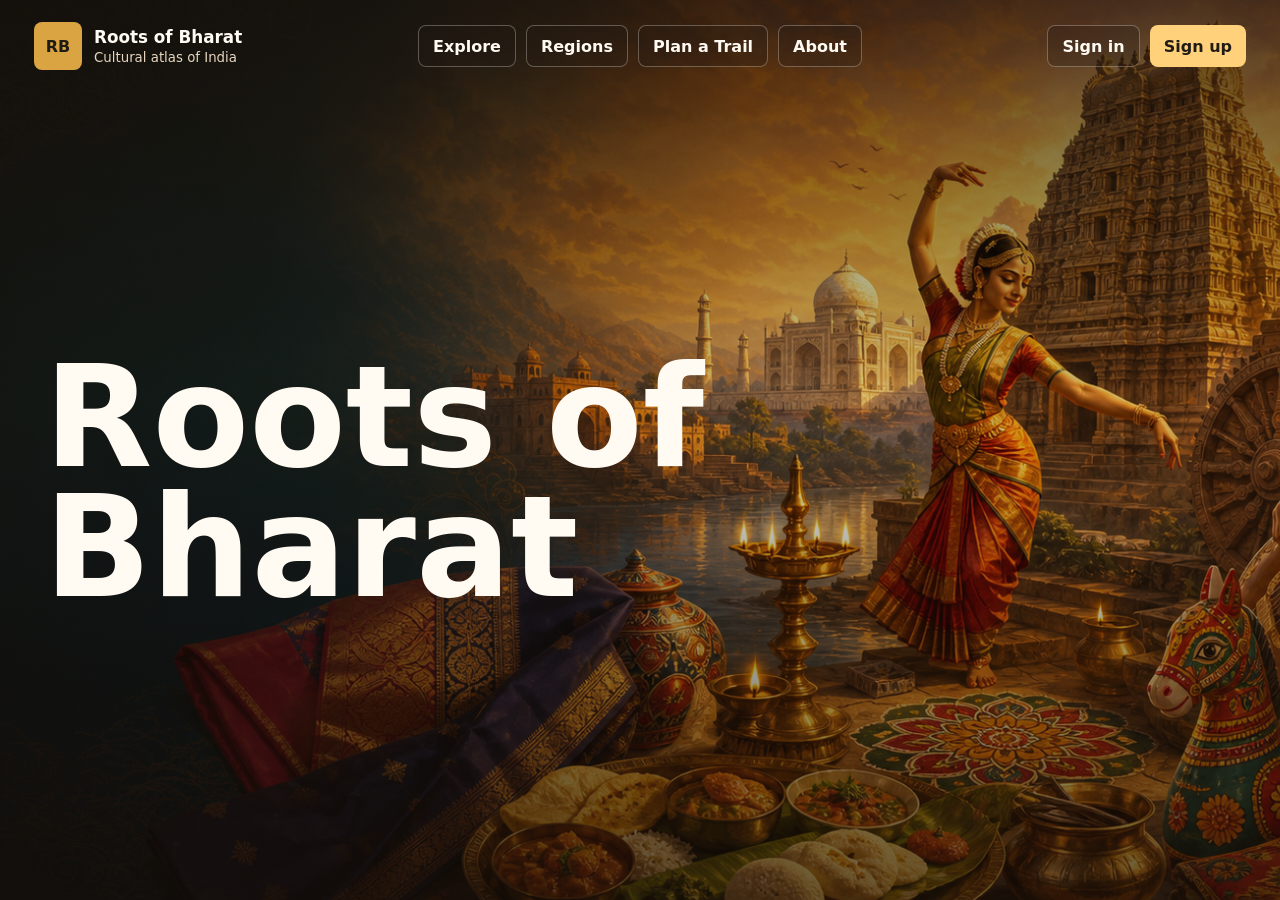
<file: index.html>
<!doctype html>
<html lang="en">
<head>
  <meta charset="utf-8">
  <meta name="viewport" content="width=device-width, initial-scale=1">
  <title>Roots of Bharat</title>
  <link rel="stylesheet" href="styles.css">
</head>
<body>
<main id="top">
  <section class="hero" aria-labelledby="app-title">
    <img src="./assets/roots-of-bharat-hero.png" alt="Illustration of Indian cultural heritage with architecture, dance, food, textiles, and folk art">
    <header class="front-header" aria-label="Roots of Bharat menu">
      <a class="brand" href="index.html" aria-label="Roots of Bharat home">
        <span class="brand-mark">RB</span>
        <span>
          <strong>Roots of Bharat</strong>
          <small>Cultural atlas of India</small>
        </span>
      </a>

      <nav class="front-menu" aria-label="Primary navigation">
        <a href="explore.html">Explore</a>
        <a href="regions.html">Regions</a>
        <a href="plan.html">Plan a Trail</a>
        <a href="about.html">About</a>
      </nav>

      <div class="auth-actions" aria-label="Account actions">
        <a class="signin-button" href="signin.html">Sign in</a>
        <a class="signup-button" href="signup.html">Sign up</a>
      </div>
    </header>

    <div class="hero-overlay">
      <h1 id="app-title">Roots of Bharat</h1>
    </div>
  </section>
</main>
</body>
</html>
</file>
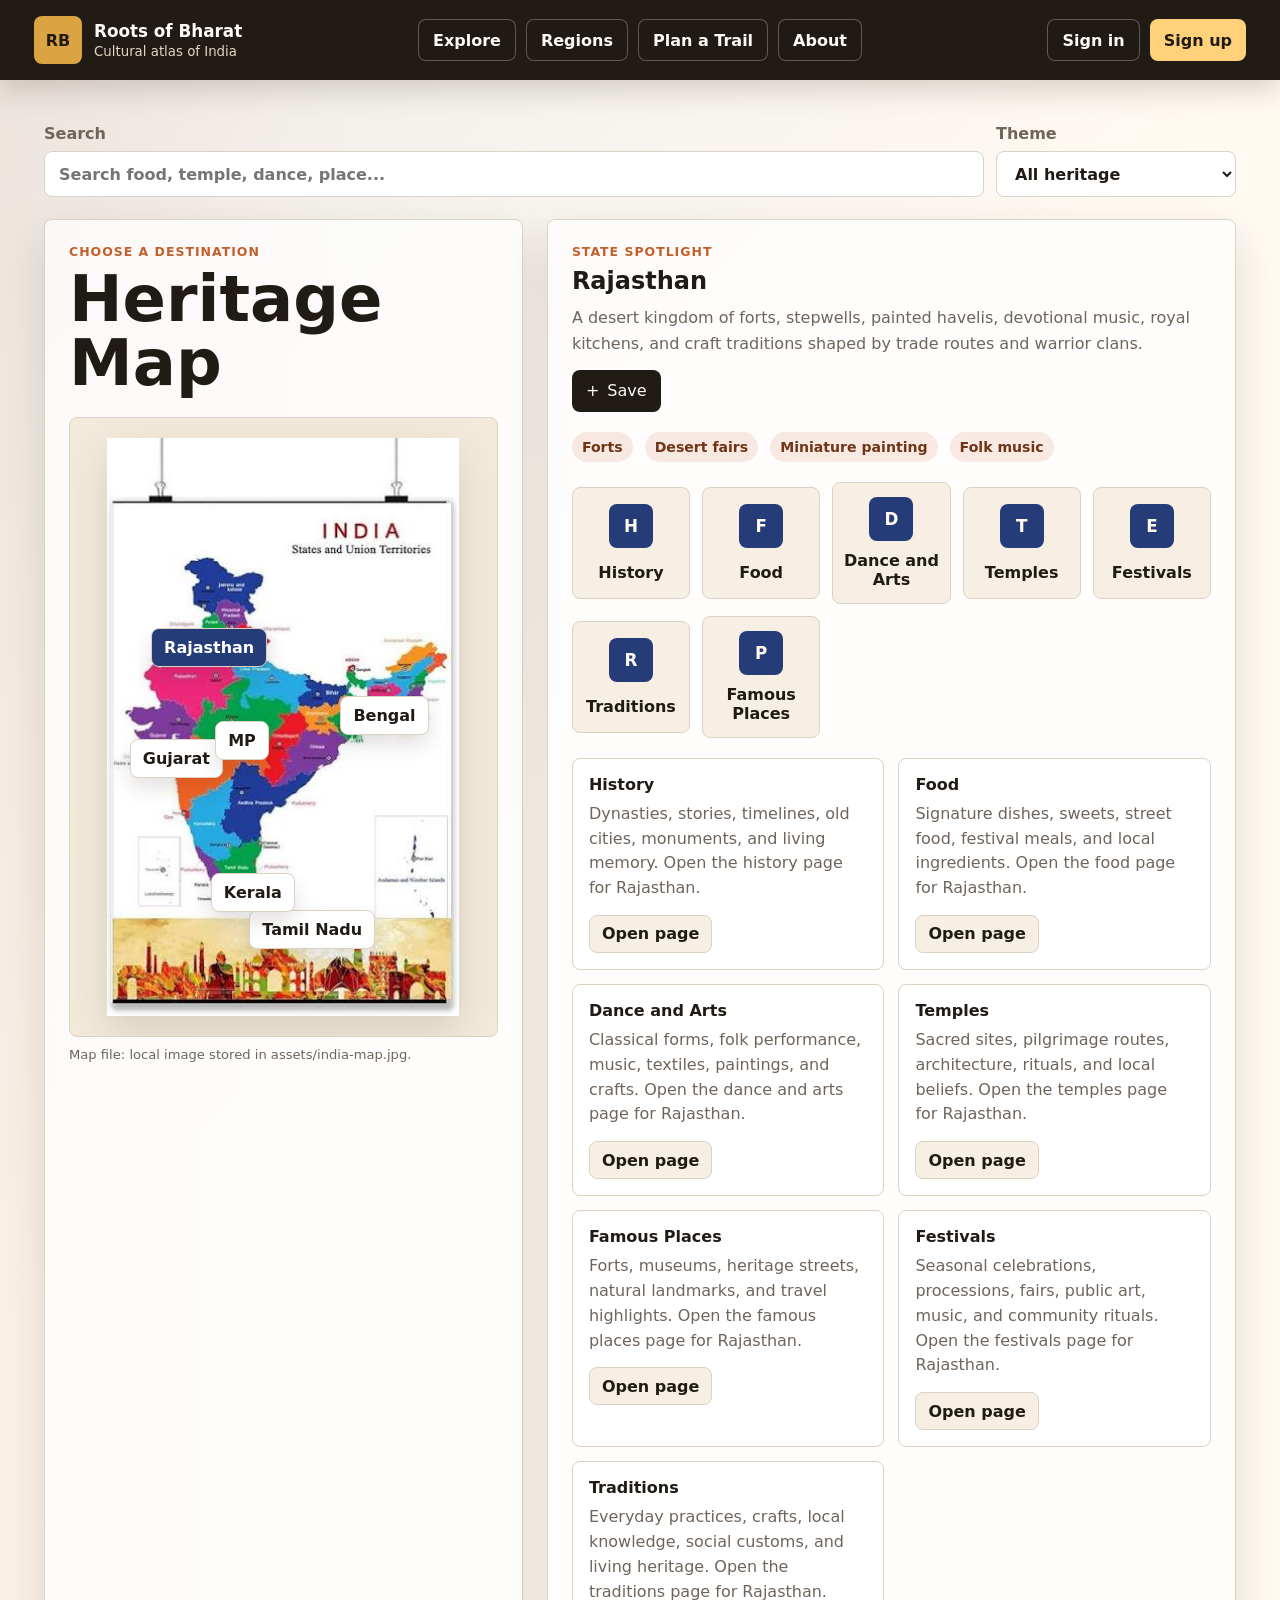
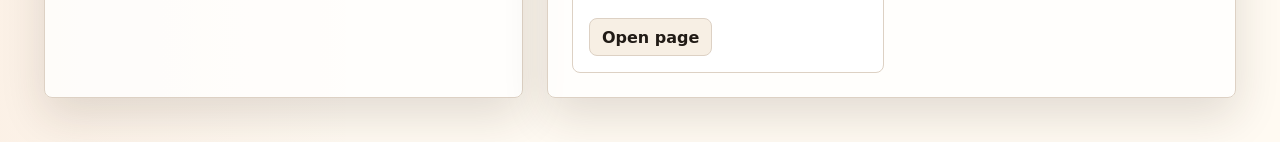
<file: explore.html>
<!doctype html>
<html lang="en">
<head>
  <meta charset="utf-8">
  <meta name="viewport" content="width=device-width, initial-scale=1">
  <title>Explore | Roots of Bharat</title>
  <link rel="stylesheet" href="styles.css">
</head>
<body>
<header class="page-header">
  <a class="brand" href="index.html" aria-label="Roots of Bharat home">
    <span class="brand-mark">RB</span>
    <span>
      <strong>Roots of Bharat</strong>
      <small>Cultural atlas of India</small>
    </span>
  </a>
      <nav class="front-menu" aria-label="Primary navigation">
        <a href="explore.html">Explore</a>
        <a href="regions.html">Regions</a>
        <a href="plan.html">Plan a Trail</a>
        <a href="about.html">About</a>
      </nav>
  <div class="auth-actions">
    <a class="signin-button" href="signin.html">Sign in</a>
    <a class="signup-button" href="signup.html">Sign up</a>
  </div>
</header>

<main>
  <section id="explore" class="workspace page-main" aria-label="Explore Indian heritage">
    <div class="toolbar">
      <label class="search-box">
        <span>Search</span>
        <input id="searchInput" type="search" placeholder="Search food, temple, dance, place..." autocomplete="off">
      </label>

      <label class="select-box">
        <span>Theme</span>
        <select id="themeFilter">
          <option value="all">All heritage</option>
          <option value="history">History</option>
          <option value="food">Food</option>
          <option value="dance">Dance and music</option>
          <option value="temples">Temples</option>
          <option value="places">Famous places</option>
          <option value="festivals">Festivals</option>
          <option value="traditions">Traditions</option>
          <option value="crafts">Crafts</option>
        </select>
      </label>
    </div>

    <div class="explorer-grid">
      <section class="map-panel" aria-labelledby="map-title">
        <div class="section-heading">
          <p class="eyebrow">Choose a destination</p>
          <h1 id="map-title">Heritage Map</h1>
        </div>

        <div class="india-map" role="list" aria-label="Region choices on the India map">
          <img class="india-map-svg" src="./assets/india-map.jpg" alt="Map of India with states and union territories">
          <button class="map-pin north" type="button" data-region="rajasthan" role="listitem"><span>Rajasthan</span></button>
          <button class="map-pin west" type="button" data-region="gujarat" role="listitem"><span>Gujarat</span></button>
          <button class="map-pin central" type="button" data-region="madhya-pradesh" role="listitem"><span>MP</span></button>
          <button class="map-pin east" type="button" data-region="west-bengal" role="listitem"><span>Bengal</span></button>
          <button class="map-pin south" type="button" data-region="tamil-nadu" role="listitem"><span>Tamil Nadu</span></button>
          <button class="map-pin southwest" type="button" data-region="kerala" role="listitem"><span>Kerala</span></button>
        </div>
        <p class="map-credit">Map file: local image stored in assets/india-map.jpg.</p>
      </section>

      <section class="detail-panel" aria-live="polite">
        <div class="detail-top">
          <div>
            <p id="selectedType" class="eyebrow">State spotlight</p>
            <h2 id="regionName">Rajasthan</h2>
            <p id="regionIntro"></p>
          </div>
          <button id="favoriteButton" class="icon-action" type="button" aria-pressed="false">
            <span class="star" aria-hidden="true">+</span>
            <span>Save</span>
          </button>
        </div>

        <div id="tags" class="tag-row" aria-label="Highlights"></div>

        <div class="category-launcher" aria-label="Open heritage dashboards">
          <button type="button" class="category-tile" data-dashboard-tab="history"><span class="tile-icon">H</span><span>History</span></button>
          <button type="button" class="category-tile" data-dashboard-tab="food"><span class="tile-icon">F</span><span>Food</span></button>
          <button type="button" class="category-tile" data-dashboard-tab="arts"><span class="tile-icon">D</span><span>Dance and Arts</span></button>
          <button type="button" class="category-tile" data-dashboard-tab="temples"><span class="tile-icon">T</span><span>Temples</span></button>
          <button type="button" class="category-tile" data-dashboard-tab="festivals"><span class="tile-icon">E</span><span>Festivals</span></button>
          <button type="button" class="category-tile" data-dashboard-tab="traditions"><span class="tile-icon">R</span><span>Traditions</span></button>
          <button type="button" class="category-tile" data-dashboard-tab="places"><span class="tile-icon">P</span><span>Famous Places</span></button>
        </div>

        <div id="tabContent" class="tab-content"></div>
      </section>
    </div>
  </section>

  <section id="dashboard" class="dashboard-view" hidden aria-live="polite">
    <div class="dashboard-hero">
      <button id="backToExplore" class="back-action" type="button">Back to explore</button>
      <p id="dashboardType" class="eyebrow">Dashboard</p>
      <h2 id="dashboardTitle">Rajasthan History Dashboard</h2>
      <p id="dashboardIntro"></p>
    </div>

    <div class="dashboard-grid">
      <section class="dashboard-panel large-panel" aria-labelledby="dashboardHighlightsTitle">
        <div class="panel-heading">
          <span id="dashboardIcon" class="dashboard-icon">H</span>
          <div>
            <p class="eyebrow">Deep dive</p>
            <h3 id="dashboardHighlightsTitle">Highlights</h3>
          </div>
        </div>
        <div id="dashboardItems" class="dashboard-items"></div>
      </section>

      <aside class="dashboard-panel" aria-labelledby="dashboardSummaryTitle">
        <p class="eyebrow">Snapshot</p>
        <h3 id="dashboardSummaryTitle">What to notice</h3>
        <dl id="dashboardStats" class="dashboard-stats"></dl>
      </aside>
    </div>
  </section>
</main>

<script src="script.js"></script>
</body>
</html>
</file>
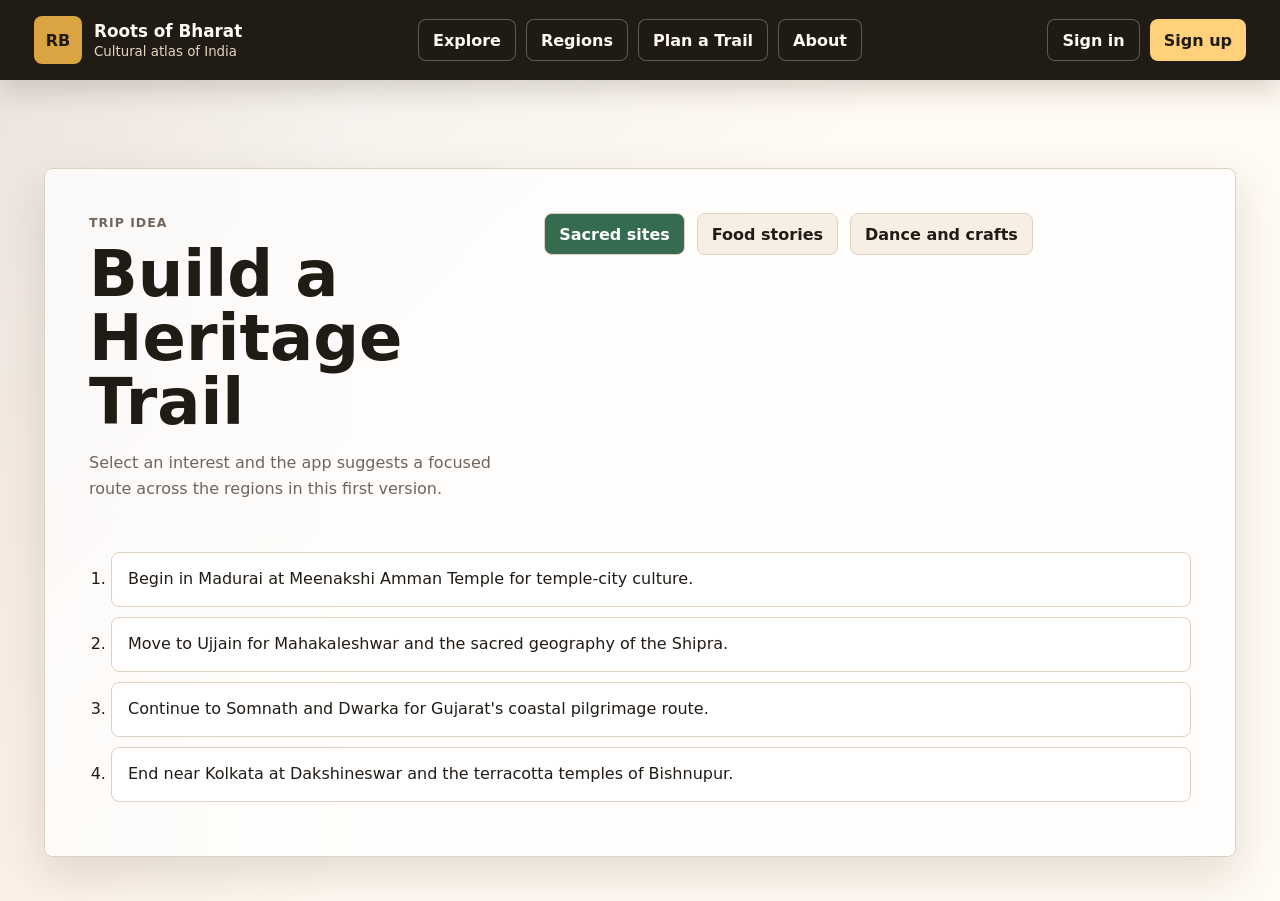
<file: plan.html>
<!doctype html>
<html lang="en">
<head>
  <meta charset="utf-8">
  <meta name="viewport" content="width=device-width, initial-scale=1">
  <title>Plan a Trail | Roots of Bharat</title>
  <link rel="stylesheet" href="styles.css">
</head>
<body>
<header class="page-header">
  <a class="brand" href="index.html" aria-label="Roots of Bharat home">
    <span class="brand-mark">RB</span>
    <span>
      <strong>Roots of Bharat</strong>
      <small>Cultural atlas of India</small>
    </span>
  </a>
  <nav class="front-menu" aria-label="Primary navigation">
    <a href="explore.html">Explore</a>
    <a href="regions.html">Regions</a>
    <a href="plan.html">Plan a Trail</a>
    <a href="about.html">About</a>
  </nav>
  <div class="auth-actions">
    <a class="signin-button" href="signin.html">Sign in</a>
    <a class="signup-button" href="signup.html">Sign up</a>
  </div>
</header>

<main class="page-main">
  <section id="plan" class="trail-builder" aria-labelledby="trail-title">
    <div>
      <p class="eyebrow">Trip idea</p>
      <h1 id="trail-title">Build a Heritage Trail</h1>
      <p>Select an interest and the app suggests a focused route across the regions in this first version.</p>
    </div>
    <div class="trail-controls">
      <button type="button" class="trail-choice active" data-trail="sacred">Sacred sites</button>
      <button type="button" class="trail-choice" data-trail="food">Food stories</button>
      <button type="button" class="trail-choice" data-trail="arts">Dance and crafts</button>
    </div>
    <ol id="trailList" class="trail-list"></ol>
  </section>
</main>

<script src="script.js"></script>
</body>
</html>
</file>
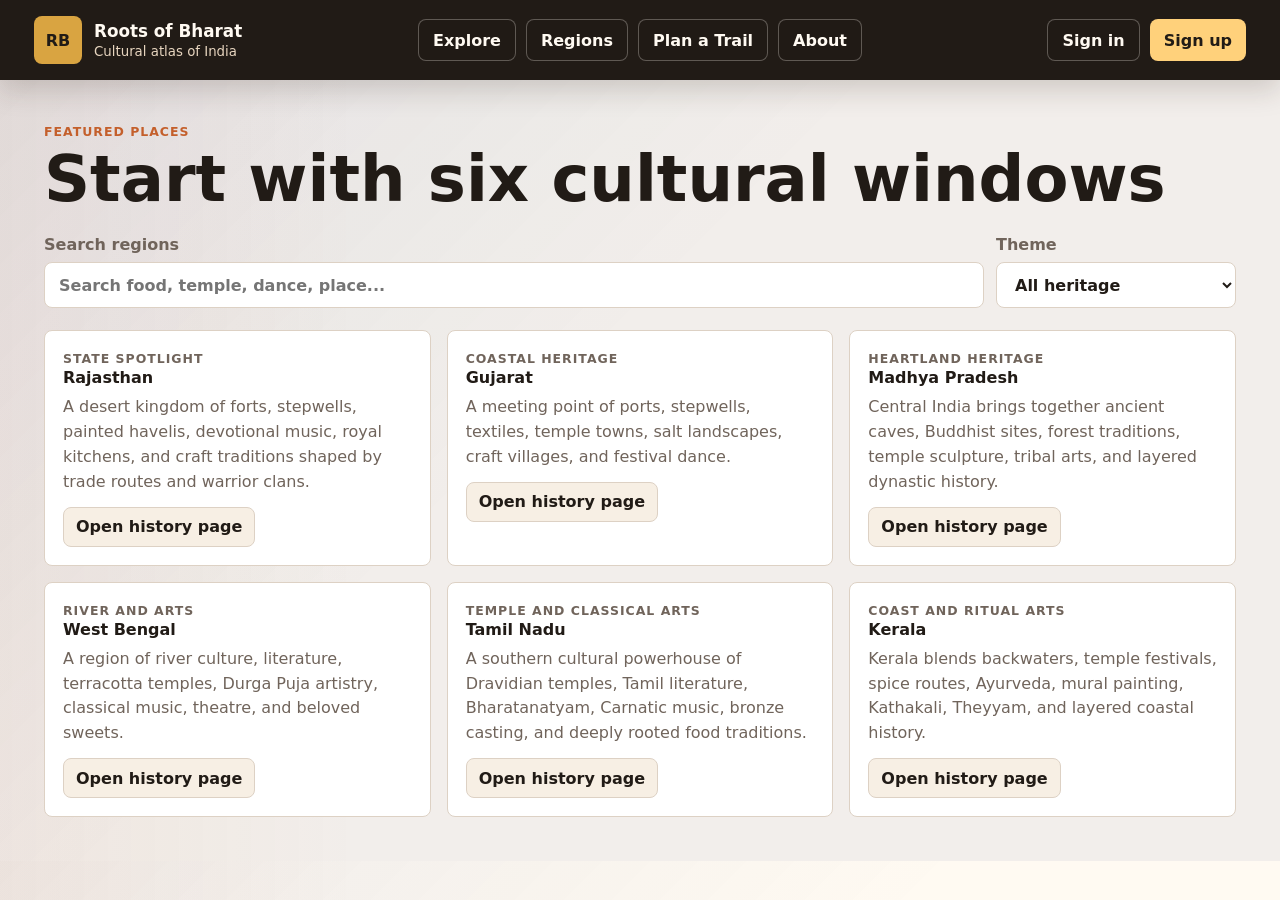
<file: regions.html>
<!doctype html>
<html lang="en">
<head>
  <meta charset="utf-8">
  <meta name="viewport" content="width=device-width, initial-scale=1">
  <title>Regions | Roots of Bharat</title>
  <link rel="stylesheet" href="styles.css">
</head>
<body>
<header class="page-header">
  <a class="brand" href="index.html" aria-label="Roots of Bharat home">
    <span class="brand-mark">RB</span>
    <span>
      <strong>Roots of Bharat</strong>
      <small>Cultural atlas of India</small>
    </span>
  </a>
  <nav class="front-menu" aria-label="Primary navigation">
    <a href="explore.html">Explore</a>
    <a href="regions.html">Regions</a>
    <a href="plan.html">Plan a Trail</a>
    <a href="about.html">About</a>
  </nav>
  <div class="auth-actions">
    <a class="signin-button" href="signin.html">Sign in</a>
    <a class="signup-button" href="signup.html">Sign up</a>
  </div>
</header>

<main>
  <section id="regions" class="region-band page-main" aria-labelledby="regions-title">
    <div class="section-heading">
      <p class="eyebrow">Featured places</p>
      <h1 id="regions-title">Start with six cultural windows</h1>
    </div>
    <div class="toolbar compact-toolbar">
      <label class="search-box">
        <span>Search regions</span>
        <input id="searchInput" type="search" placeholder="Search food, temple, dance, place..." autocomplete="off">
      </label>
      <label class="select-box">
        <span>Theme</span>
        <select id="themeFilter">
          <option value="all">All heritage</option>
          <option value="history">History</option>
          <option value="food">Food</option>
          <option value="dance">Dance and music</option>
          <option value="temples">Temples</option>
          <option value="places">Famous places</option>
          <option value="festivals">Festivals</option>
          <option value="traditions">Traditions</option>
          <option value="crafts">Crafts</option>
        </select>
      </label>
    </div>
    <div id="regionCards" class="region-cards"></div>
  </section>

  <section id="dashboard" class="dashboard-view" hidden aria-live="polite">
    <div class="dashboard-hero">
      <button id="backToExplore" class="back-action" type="button">Back to regions</button>
      <p id="dashboardType" class="eyebrow">Dashboard</p>
      <h2 id="dashboardTitle">Region Dashboard</h2>
      <p id="dashboardIntro"></p>
    </div>
    <div class="dashboard-grid">
      <section class="dashboard-panel large-panel" aria-labelledby="dashboardHighlightsTitle">
        <div class="panel-heading">
          <span id="dashboardIcon" class="dashboard-icon">H</span>
          <div>
            <p class="eyebrow">Deep dive</p>
            <h3 id="dashboardHighlightsTitle">Highlights</h3>
          </div>
        </div>
        <div id="dashboardItems" class="dashboard-items"></div>
      </section>
      <aside class="dashboard-panel" aria-labelledby="dashboardSummaryTitle">
        <p class="eyebrow">Snapshot</p>
        <h3 id="dashboardSummaryTitle">What to notice</h3>
        <dl id="dashboardStats" class="dashboard-stats"></dl>
      </aside>
    </div>
  </section>
</main>

<script src="script.js"></script>
</body>
</html>
</file>
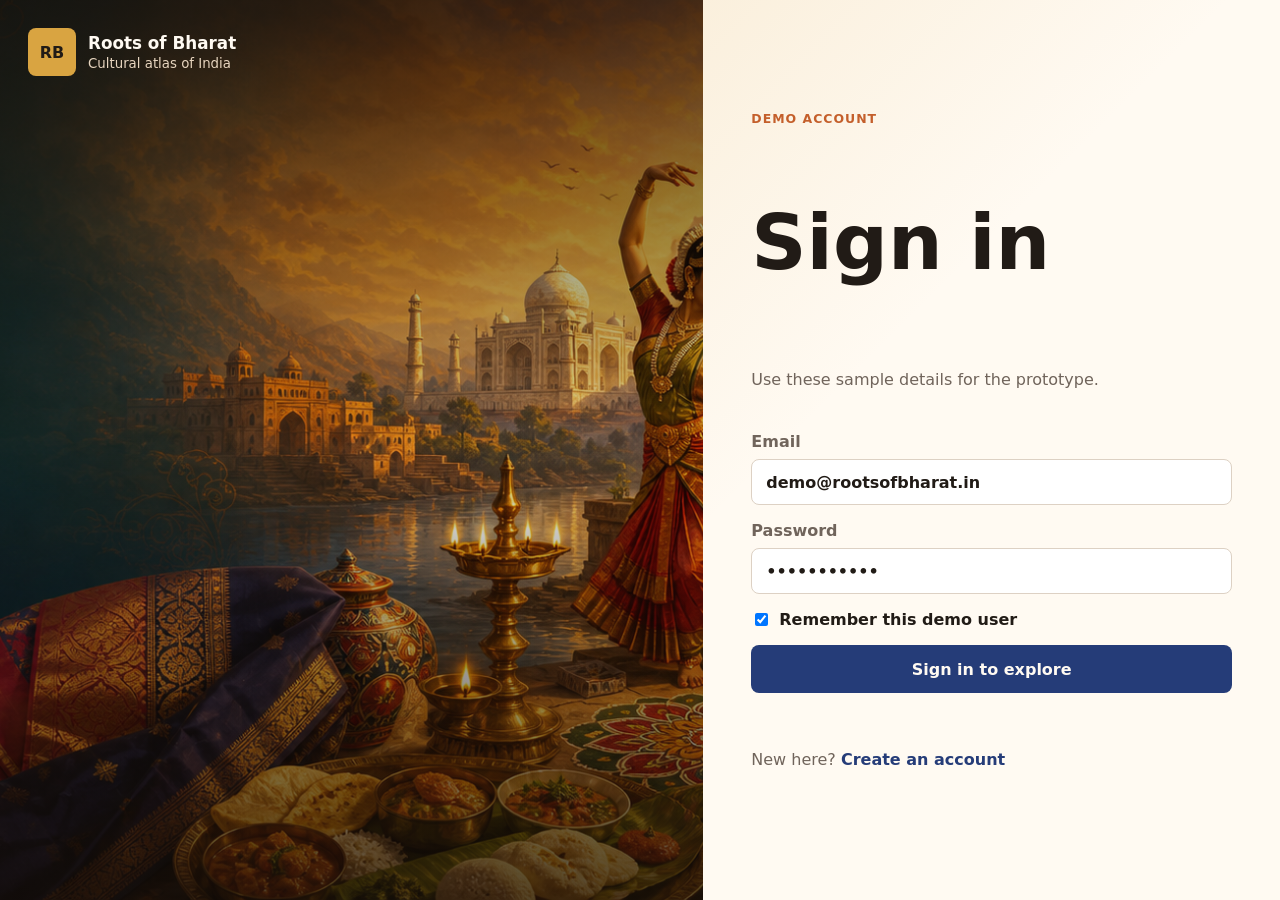
<file: signin.html>
<!doctype html>
<html lang="en">
<head>
  <meta charset="utf-8">
  <meta name="viewport" content="width=device-width, initial-scale=1">
  <title>Sign in | Roots of Bharat</title>
  <link rel="stylesheet" href="styles.css">
</head>
<body>
<main class="auth-page">
  <section class="auth-art" aria-label="Roots of Bharat welcome">
    <img src="./assets/roots-of-bharat-hero.png" alt="Indian heritage illustration">
    <a class="brand auth-brand" href="index.html">
      <span class="brand-mark">RB</span>
      <span>
        <strong>Roots of Bharat</strong>
        <small>Cultural atlas of India</small>
      </span>
    </a>
  </section>

  <section class="auth-panel" aria-labelledby="signin-title">
    <p class="eyebrow">Demo account</p>
    <h1 id="signin-title">Sign in</h1>
    <p class="auth-note">Use these sample details for the prototype.</p>

    <form class="auth-form" id="signinForm">
      <label>
        <span>Email</span>
        <input name="email" type="email" value="demo@rootsofbharat.in" autocomplete="email" required>
      </label>
      <label>
        <span>Password</span>
        <input name="password" type="password" value="heritage123" autocomplete="current-password" required>
      </label>
      <label class="remember-row">
        <input name="remember" type="checkbox" checked>
        <span>Remember this demo user</span>
      </label>
      <button class="form-submit" type="submit">Sign in to explore</button>
      <p class="auth-message" id="authMessage" role="status"></p>
    </form>

    <p class="auth-switch">New here? <a href="signup.html">Create an account</a></p>
  </section>
</main>
<script src="script.js"></script>
</body>
</html>
</file>
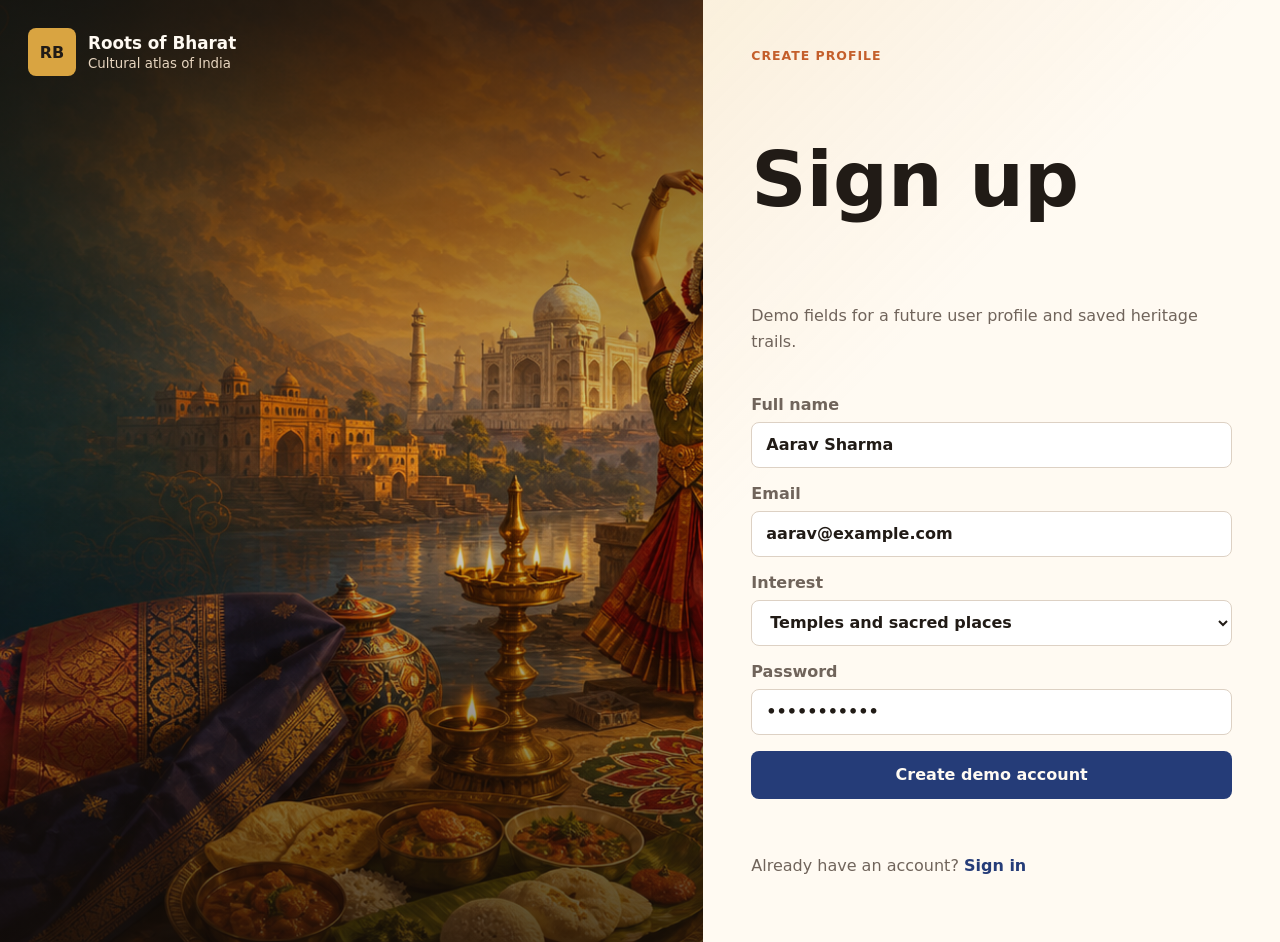
<file: signup.html>
<!doctype html>
<html lang="en">
<head>
  <meta charset="utf-8">
  <meta name="viewport" content="width=device-width, initial-scale=1">
  <title>Sign up | Roots of Bharat</title>
  <link rel="stylesheet" href="styles.css">
</head>
<body>
<main class="auth-page">
  <section class="auth-art" aria-label="Roots of Bharat welcome">
    <img src="./assets/roots-of-bharat-hero.png" alt="Indian heritage illustration">
    <a class="brand auth-brand" href="index.html">
      <span class="brand-mark">RB</span>
      <span>
        <strong>Roots of Bharat</strong>
        <small>Cultural atlas of India</small>
      </span>
    </a>
  </section>

  <section class="auth-panel" aria-labelledby="signup-title">
    <p class="eyebrow">Create profile</p>
    <h1 id="signup-title">Sign up</h1>
    <p class="auth-note">Demo fields for a future user profile and saved heritage trails.</p>

    <form class="auth-form" id="signupForm">
      <label>
        <span>Full name</span>
        <input name="name" type="text" value="Aarav Sharma" autocomplete="name" required>
      </label>
      <label>
        <span>Email</span>
        <input name="email" type="email" value="aarav@example.com" autocomplete="email" required>
      </label>
      <label>
        <span>Interest</span>
        <select name="interest">
          <option>Temples and sacred places</option>
          <option>Food heritage</option>
          <option>Dance, music, and crafts</option>
          <option>History and monuments</option>
        </select>
      </label>
      <label>
        <span>Password</span>
        <input name="password" type="password" value="heritage123" autocomplete="new-password" required>
      </label>
      <button class="form-submit" type="submit">Create demo account</button>
      <p class="auth-message" id="authMessage" role="status"></p>
    </form>

    <p class="auth-switch">Already have an account? <a href="signin.html">Sign in</a></p>
  </section>
</main>
<script src="script.js"></script>
</body>
</html>
</file>
<file: styles.css>
:root {
  color-scheme: light;
  --ink: #211b16;
  --muted: #70645b;
  --line: #ddd1c4;
  --paper: #fffaf2;
  --surface: #ffffff;
  --saffron: #c45f2b;
  --indigo: #253c78;
  --green: #356b4f;
  --rose: #9b3156;
  --gold: #d9a441;
  --shadow: 0 18px 45px rgba(49, 34, 22, 0.14);
}

* {
  box-sizing: border-box;
}

html {
  scroll-behavior: smooth;
}

body {
  margin: 0;
  font-family: Inter, ui-sans-serif, system-ui, -apple-system, BlinkMacSystemFont, "Segoe UI", sans-serif;
  color: var(--ink);
  background:
    linear-gradient(90deg, rgba(196, 95, 43, 0.06), transparent 28%),
    linear-gradient(135deg, rgba(37, 60, 120, 0.08), transparent 45%),
    var(--paper);
}

button,
input,
select {
  font: inherit;
}

a {
  color: inherit;
  text-decoration: none;
}

.app-shell {
  min-height: 100vh;
}

.brand {
  display: flex;
  align-items: center;
  gap: 12px;
  color: #fffaf2;
}

.brand-mark {
  display: grid;
  place-items: center;
  width: 48px;
  height: 48px;
  border-radius: 8px;
  background: var(--gold);
  color: #211b16;
  font-weight: 800;
}

.brand strong {
  display: block;
  font-size: 1.05rem;
}

.brand small {
  color: #e7d5bf;
}

.section-heading h2,
.detail-top h2,
.trail-builder h2 {
  margin: 0;
  letter-spacing: 0;
}

main {
  min-width: 0;
}

.hero {
  position: relative;
  min-height: 100vh;
  overflow: hidden;
  display: grid;
  align-items: center;
  background:
    linear-gradient(135deg, rgba(196, 95, 43, 0.34), rgba(37, 60, 120, 0.32)),
    #211b16;
}

.hero img {
  position: absolute;
  inset: 0;
  width: 100%;
  height: 100%;
  object-fit: cover;
}

.hero::after {
  content: "";
  position: absolute;
  inset: 0;
  background:
    linear-gradient(180deg, rgba(20, 13, 8, 0.7), rgba(20, 13, 8, 0.16) 45%, rgba(20, 13, 8, 0.64)),
    linear-gradient(90deg, rgba(20, 13, 8, 0.62), transparent 58%);
}

.front-header {
  position: absolute;
  top: 0;
  left: 0;
  right: 0;
  z-index: 2;
  display: grid;
  grid-template-columns: minmax(210px, 1fr) auto minmax(210px, 1fr);
  align-items: center;
  gap: 20px;
  padding: 22px 34px;
}

.page-header {
  position: sticky;
  top: 0;
  z-index: 5;
  display: grid;
  grid-template-columns: minmax(210px, 1fr) auto minmax(210px, 1fr);
  align-items: center;
  gap: 20px;
  padding: 16px 34px;
  background: #211b16;
  box-shadow: 0 10px 28px rgba(49, 34, 22, 0.18);
}

.front-menu,
.auth-actions {
  display: flex;
  flex-wrap: wrap;
  align-items: center;
  gap: 10px;
}

.front-menu {
  justify-content: center;
}

.auth-actions {
  justify-content: flex-end;
}

.front-menu a,
.signin-button,
.signup-button {
  min-height: 42px;
  display: inline-flex;
  align-items: center;
  justify-content: center;
  padding: 0 14px;
  border-radius: 8px;
  color: #fffaf2;
  font-weight: 800;
}

.front-menu a,
.signin-button {
  border: 1px solid rgba(255, 250, 242, 0.28);
  background: rgba(33, 27, 22, 0.28);
}

.signup-button {
  border: 0;
  background: #ffd17b;
  color: #211b16;
  cursor: pointer;
}

.signin-button {
  cursor: pointer;
}

.front-menu a:hover,
.front-menu a:focus-visible,
.signin-button:hover,
.signin-button:focus-visible {
  background: rgba(255, 250, 242, 0.15);
}

.hero-overlay {
  position: relative;
  z-index: 1;
  width: min(920px, calc(100% - 40px));
  padding: 130px 44px 64px;
  color: #fffaf2;
}

.page-main {
  padding-top: 44px;
}

.eyebrow {
  margin: 0 0 8px;
  text-transform: uppercase;
  font-size: 0.78rem;
  font-weight: 700;
  letter-spacing: 0.08em;
  color: var(--saffron);
}

.hero .eyebrow {
  color: #ffd17b;
}

.hero h1 {
  margin: 0;
  font-size: clamp(4rem, 11vw, 9.5rem);
  line-height: 0.92;
  letter-spacing: 0;
}

.section-heading h1,
.trail-builder h1 {
  margin: 0;
  font-size: clamp(2.2rem, 5vw, 4.4rem);
  line-height: 1;
  letter-spacing: 0;
}

.hero-overlay p:not(.eyebrow) {
  max-width: 650px;
  margin: 22px 0 0;
  font-size: 1.15rem;
  line-height: 1.65;
}

.hero-actions,
.toolbar,
.detail-top,
.category-launcher,
.trail-controls,
.tag-row,
.panel-heading {
  display: flex;
  flex-wrap: wrap;
  gap: 12px;
  align-items: center;
}

.hero-actions {
  margin-top: 28px;
}

.primary-action,
.secondary-action,
.icon-action,
.category-tile,
.back-action,
.trail-choice,
.map-pin {
  border: 0;
  border-radius: 8px;
  cursor: pointer;
}

.primary-action,
.secondary-action {
  display: inline-flex;
  align-items: center;
  justify-content: center;
  min-height: 46px;
  padding: 0 18px;
  font-weight: 700;
}

.primary-action {
  background: #ffd17b;
  color: #211b16;
}

.secondary-action {
  background: rgba(255, 250, 242, 0.14);
  color: #fffaf2;
  border: 1px solid rgba(255, 250, 242, 0.32);
}

.workspace,
.region-band,
.trail-builder {
  padding: 44px;
}

.compact-toolbar {
  margin-top: 24px;
}

.toolbar {
  justify-content: space-between;
  margin-bottom: 22px;
}

.search-box,
.select-box {
  display: grid;
  gap: 8px;
  color: var(--muted);
  font-weight: 700;
}

.search-box {
  flex: 1 1 360px;
}

.select-box {
  flex: 0 1 240px;
}

input,
select {
  width: 100%;
  min-height: 46px;
  padding: 0 14px;
  border: 1px solid var(--line);
  border-radius: 8px;
  background: var(--surface);
  color: var(--ink);
}

.explorer-grid {
  display: grid;
  grid-template-columns: minmax(280px, 0.82fr) minmax(360px, 1.18fr);
  gap: 24px;
}

.map-panel,
.detail-panel,
.trail-builder {
  background: rgba(255, 255, 255, 0.76);
  border: 1px solid var(--line);
  border-radius: 8px;
  box-shadow: var(--shadow);
}

.map-panel,
.detail-panel {
  padding: 24px;
}

.india-map {
  position: relative;
  min-height: 620px;
  margin-top: 22px;
  border-radius: 8px;
  background: #f3eadc;
  border: 1px solid var(--line);
  overflow: hidden;
}

.india-map-svg {
  position: absolute;
  inset: 20px;
  width: calc(100% - 40px);
  height: calc(100% - 40px);
  object-fit: contain;
  filter: drop-shadow(0 16px 20px rgba(49, 34, 22, 0.14));
}

.map-pin {
  position: absolute;
  z-index: 1;
  padding: 9px 12px;
  background: var(--surface);
  color: var(--ink);
  border: 1px solid var(--line);
  box-shadow: 0 10px 20px rgba(49, 34, 22, 0.13);
  font-weight: 800;
}

.map-pin.active {
  background: var(--indigo);
  color: #fff;
}

.north {
  left: 19%;
  top: 34%;
}

.west {
  left: 14%;
  top: 52%;
}

.central {
  left: 34%;
  top: 49%;
}

.east {
  right: 16%;
  top: 45%;
}

.south {
  left: 42%;
  bottom: 14%;
}

.southwest {
  left: 33%;
  bottom: 20%;
}

.map-credit {
  margin: 10px 0 0;
  color: var(--muted);
  font-size: 0.82rem;
}

.detail-top {
  justify-content: space-between;
  align-items: flex-start;
}

#regionIntro {
  max-width: 760px;
  margin: 10px 0 0;
  color: var(--muted);
  line-height: 1.65;
}

.icon-action {
  display: inline-flex;
  align-items: center;
  gap: 8px;
  min-height: 42px;
  padding: 0 14px;
  background: var(--ink);
  color: #fffaf2;
}

.icon-action[aria-pressed="true"] .star {
  color: #ffd17b;
}

.tag-row {
  margin: 20px 0;
}

.tag {
  display: inline-flex;
  align-items: center;
  min-height: 30px;
  padding: 0 10px;
  border-radius: 999px;
  background: rgba(196, 95, 43, 0.12);
  color: #703516;
  font-weight: 700;
  font-size: 0.88rem;
}

.category-launcher {
  display: grid;
  grid-template-columns: repeat(5, minmax(92px, 1fr));
  margin-bottom: 20px;
}

.category-tile {
  min-height: 112px;
  padding: 14px 10px;
  display: grid;
  place-items: center;
  gap: 10px;
  text-align: center;
  background: #f7efe4;
  color: var(--ink);
  border: 1px solid var(--line);
  font-weight: 800;
}

.category-tile:hover,
.category-tile:focus-visible,
.region-card button:hover,
.region-card button:focus-visible,
.trail-choice:hover,
.trail-choice:focus-visible {
  outline: 3px solid rgba(217, 164, 65, 0.42);
  outline-offset: 2px;
}

.tile-icon,
.dashboard-icon {
  display: grid;
  place-items: center;
  border-radius: 8px;
  background: var(--indigo);
  color: #fffaf2;
  font-weight: 900;
}

.tile-icon {
  width: 44px;
  height: 44px;
  font-size: 1.05rem;
}

.tab-content {
  display: grid;
  gap: 14px;
}

.info-list {
  display: grid;
  grid-template-columns: repeat(2, minmax(0, 1fr));
  gap: 14px;
  margin: 0;
  padding: 0;
  list-style: none;
}

.info-card,
.region-card,
.trail-list li {
  border: 1px solid var(--line);
  border-radius: 8px;
  background: var(--surface);
}

.info-card {
  padding: 16px;
}

.mini-open {
  min-height: 38px;
  margin-top: 14px;
  padding: 0 12px;
  border: 1px solid var(--line);
  border-radius: 8px;
  background: #f7efe4;
  color: var(--ink);
  font-weight: 800;
  cursor: pointer;
}

.mini-open:hover,
.mini-open:focus-visible {
  outline: 3px solid rgba(217, 164, 65, 0.42);
  outline-offset: 2px;
}

.info-card h3,
.region-card h3 {
  margin: 0 0 8px;
  font-size: 1rem;
  letter-spacing: 0;
}

.info-card p,
.region-card p {
  margin: 0;
  color: var(--muted);
  line-height: 1.55;
}

.region-band {
  background: rgba(37, 60, 120, 0.06);
}

.dashboard-view {
  padding: 44px;
  background:
    linear-gradient(135deg, rgba(217, 164, 65, 0.18), transparent 38%),
    rgba(53, 107, 79, 0.08);
}

.dashboard-view[hidden] {
  display: none;
}

.dashboard-hero {
  padding: 28px;
  border-radius: 8px;
  color: #fffaf2;
  background:
    linear-gradient(90deg, rgba(33, 27, 22, 0.92), rgba(37, 60, 120, 0.76)),
    url("./assets/roots-of-bharat-hero.png") center / cover;
  box-shadow: var(--shadow);
}

.dashboard-hero h2 {
  margin: 8px 0 0;
  font-size: clamp(2rem, 5vw, 4.6rem);
  line-height: 1;
  letter-spacing: 0;
}

.dashboard-hero p:not(.eyebrow) {
  max-width: 760px;
  margin: 14px 0 0;
  color: #f4e6d8;
  line-height: 1.65;
}

.back-action {
  min-height: 42px;
  margin-bottom: 24px;
  padding: 0 14px;
  background: #ffd17b;
  color: #211b16;
  font-weight: 800;
}

.dashboard-grid {
  display: grid;
  grid-template-columns: minmax(0, 1.35fr) minmax(260px, 0.65fr);
  gap: 20px;
  margin-top: 22px;
}

.dashboard-panel {
  padding: 22px;
  border: 1px solid var(--line);
  border-radius: 8px;
  background: rgba(255, 255, 255, 0.82);
  box-shadow: var(--shadow);
}

.dashboard-panel h3 {
  margin: 0;
  letter-spacing: 0;
}

.dashboard-icon {
  width: 52px;
  height: 52px;
  font-size: 1.2rem;
}

.dashboard-items {
  display: grid;
  grid-template-columns: repeat(2, minmax(0, 1fr));
  gap: 14px;
  margin-top: 18px;
}

.dashboard-item {
  padding: 16px;
  border: 1px solid var(--line);
  border-radius: 8px;
  background: var(--surface);
}

.dashboard-item h4 {
  margin: 0 0 8px;
  letter-spacing: 0;
}

.dashboard-item p {
  margin: 0;
  color: var(--muted);
  line-height: 1.55;
}

.dashboard-stats {
  display: grid;
  gap: 12px;
  margin: 18px 0 0;
}

.dashboard-stats div {
  padding-bottom: 12px;
  border-bottom: 1px solid var(--line);
}

.dashboard-stats dt {
  color: var(--muted);
  font-weight: 800;
}

.dashboard-stats dd {
  margin: 4px 0 0;
  font-size: 1.25rem;
  font-weight: 900;
}

.feature-page {
  padding: 44px;
}

.feature-hero,
.feature-summary,
.feature-item,
.about-page {
  border: 1px solid var(--line);
  border-radius: 8px;
  background: rgba(255, 255, 255, 0.82);
  box-shadow: var(--shadow);
}

.feature-hero {
  padding: 28px;
  color: #fffaf2;
  background:
    linear-gradient(90deg, rgba(33, 27, 22, 0.92), rgba(37, 60, 120, 0.76)),
    url("./assets/roots-of-bharat-hero.png") center / cover;
}

.feature-hero h1 {
  margin: 8px 0 0;
  font-size: clamp(2.4rem, 6vw, 5rem);
  line-height: 1;
  letter-spacing: 0;
}

.feature-hero p:not(.eyebrow) {
  max-width: 760px;
  margin: 14px 0 0;
  color: #f4e6d8;
  line-height: 1.65;
}

.feature-picker {
  max-width: 300px;
  margin-top: 24px;
  color: #f4e6d8;
}

.feature-layout {
  display: grid;
  grid-template-columns: minmax(0, 1.25fr) minmax(260px, 0.75fr);
  gap: 20px;
  margin-top: 22px;
}

.feature-items {
  display: grid;
  grid-template-columns: repeat(2, minmax(0, 1fr));
  gap: 16px;
}

.feature-item {
  padding: 20px;
}

.feature-item h3 {
  margin: 0 0 10px;
  font-size: 1.1rem;
  letter-spacing: 0;
}

.feature-item p {
  margin: 0;
  color: var(--muted);
  line-height: 1.6;
}

.feature-summary {
  align-self: start;
  padding: 22px;
}

.about-page {
  width: min(860px, calc(100% - 36px));
  margin: 44px auto;
  padding: 34px;
}

.about-page h1 {
  margin: 0;
  font-size: clamp(2.2rem, 5vw, 4.4rem);
  line-height: 1;
  letter-spacing: 0;
}

.about-page p:not(.eyebrow) {
  max-width: 720px;
  color: var(--muted);
  line-height: 1.7;
}

.about-links {
  display: flex;
  flex-wrap: wrap;
  gap: 10px;
  margin-top: 24px;
}

.about-links a {
  min-height: 42px;
  display: inline-flex;
  align-items: center;
  padding: 0 14px;
  border: 1px solid var(--line);
  border-radius: 8px;
  background: #f7efe4;
  color: var(--ink);
  font-weight: 800;
}

.region-cards {
  display: grid;
  grid-template-columns: repeat(3, minmax(0, 1fr));
  gap: 16px;
  margin-top: 22px;
}

.region-card {
  padding: 18px;
  min-height: 180px;
  display: grid;
  gap: 12px;
  align-content: start;
}

.region-card button {
  justify-self: start;
  border: 1px solid var(--line);
  background: #f7efe4;
  color: var(--ink);
  border-radius: 8px;
  min-height: 40px;
  padding: 0 12px;
  font-weight: 800;
  cursor: pointer;
}

.trail-builder {
  margin: 44px;
  display: grid;
  grid-template-columns: minmax(240px, 0.8fr) minmax(260px, 1.2fr);
  gap: 24px;
}

.trail-builder p {
  color: var(--muted);
  line-height: 1.65;
}

.trail-controls {
  align-self: start;
}

.trail-choice {
  min-height: 42px;
  padding: 0 14px;
  background: #f7efe4;
  color: var(--ink);
  border: 1px solid var(--line);
  font-weight: 800;
}

.trail-choice.active {
  background: var(--green);
  color: #fff;
}

.trail-list {
  grid-column: 1 / -1;
  margin: 0;
  padding-left: 22px;
}

.trail-list li {
  margin: 10px 0;
  padding: 14px 16px;
  line-height: 1.55;
}

.empty-state {
  padding: 18px;
  border: 1px dashed var(--line);
  border-radius: 8px;
  color: var(--muted);
  background: rgba(255, 255, 255, 0.58);
}

.auth-page {
  min-height: 100vh;
  display: grid;
  grid-template-columns: minmax(320px, 1fr) minmax(360px, 0.82fr);
  background: var(--paper);
}

.auth-art {
  position: relative;
  min-height: 100vh;
  overflow: hidden;
  background:
    linear-gradient(135deg, rgba(196, 95, 43, 0.34), rgba(37, 60, 120, 0.32)),
    #211b16;
}

.auth-art img {
  position: absolute;
  inset: 0;
  width: 100%;
  height: 100%;
  object-fit: cover;
}

.auth-art::after {
  content: "";
  position: absolute;
  inset: 0;
  background: linear-gradient(180deg, rgba(20, 13, 8, 0.7), rgba(20, 13, 8, 0.12), rgba(20, 13, 8, 0.72));
}

.auth-brand {
  position: relative;
  z-index: 1;
  display: inline-flex;
  margin: 28px;
}

.auth-panel {
  display: grid;
  align-content: center;
  padding: 48px;
  background:
    linear-gradient(135deg, rgba(217, 164, 65, 0.12), transparent 36%),
    var(--paper);
}

.auth-panel h1 {
  color: var(--ink);
  font-size: clamp(2.8rem, 6vw, 5.2rem);
}

.auth-note,
.auth-switch {
  color: var(--muted);
  line-height: 1.6;
}

.auth-form {
  display: grid;
  gap: 16px;
  margin-top: 24px;
}

.auth-form label {
  display: grid;
  gap: 8px;
  color: var(--muted);
  font-weight: 800;
}

.auth-form .remember-row {
  grid-template-columns: auto 1fr;
  align-items: center;
  color: var(--ink);
}

.remember-row input {
  width: auto;
  min-height: auto;
}

.form-submit {
  border: 0;
  min-height: 48px;
  display: inline-flex;
  align-items: center;
  justify-content: center;
  border-radius: 8px;
  background: var(--indigo);
  color: #fffaf2;
  font-weight: 900;
  cursor: pointer;
}

.auth-switch a {
  color: var(--indigo);
  font-weight: 900;
}

.auth-message {
  min-height: 22px;
  margin: 0;
  color: var(--muted);
  font-weight: 800;
  line-height: 1.45;
}

.auth-message.success {
  color: var(--green);
}

.auth-message.error {
  color: var(--rose);
}

@media (max-width: 1020px) {
  .front-header,
  .page-header {
    grid-template-columns: 1fr;
    justify-items: center;
    text-align: center;
  }

  .explorer-grid,
  .trail-builder,
  .dashboard-grid,
  .feature-layout {
    grid-template-columns: 1fr;
  }

  .region-cards {
    grid-template-columns: repeat(2, minmax(0, 1fr));
  }

  .category-launcher,
  .feature-items {
    grid-template-columns: repeat(3, minmax(0, 1fr));
  }

  .auth-page {
    grid-template-columns: 1fr;
  }

  .auth-art {
    min-height: 320px;
  }
}

@media (max-width: 680px) {
  .hero {
    min-height: 100vh;
  }

  .front-header,
  .page-header {
    padding: 16px;
    gap: 14px;
  }

  .front-menu,
  .auth-actions {
    justify-content: center;
  }

  .front-menu a,
  .signin-button,
  .signup-button {
    min-height: 38px;
    padding: 0 10px;
    font-size: 0.9rem;
  }

  .hero-overlay,
  .workspace,
  .region-band,
  .trail-builder,
  .feature-page,
  .auth-panel {
    padding: 26px 18px;
  }

  .trail-builder {
    margin: 18px;
  }

  .info-list,
  .region-cards,
  .dashboard-items,
  .category-launcher,
  .feature-items {
    grid-template-columns: 1fr;
  }

  .dashboard-view {
    padding: 26px 18px;
  }

  .india-map {
    min-height: 500px;
  }

  .map-pin {
    padding: 8px 9px;
    font-size: 0.82rem;
  }
}
</file>
